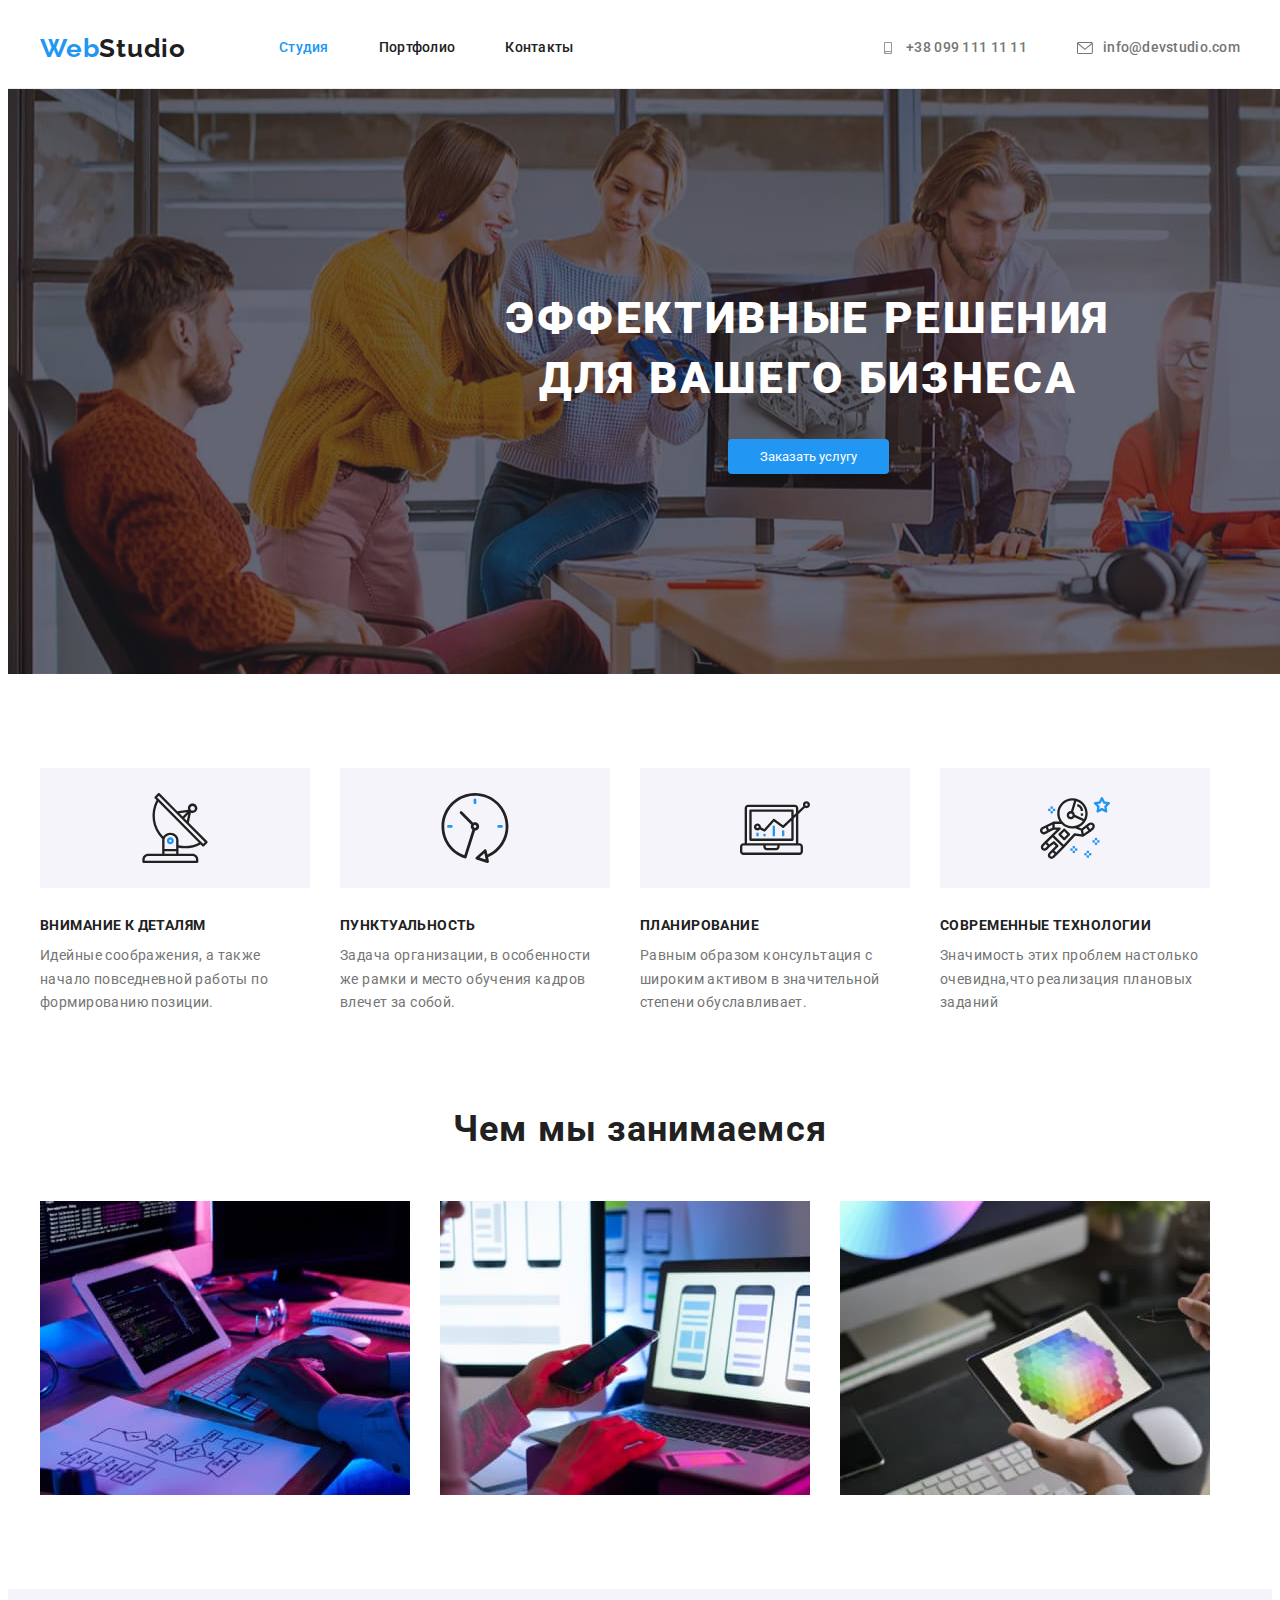
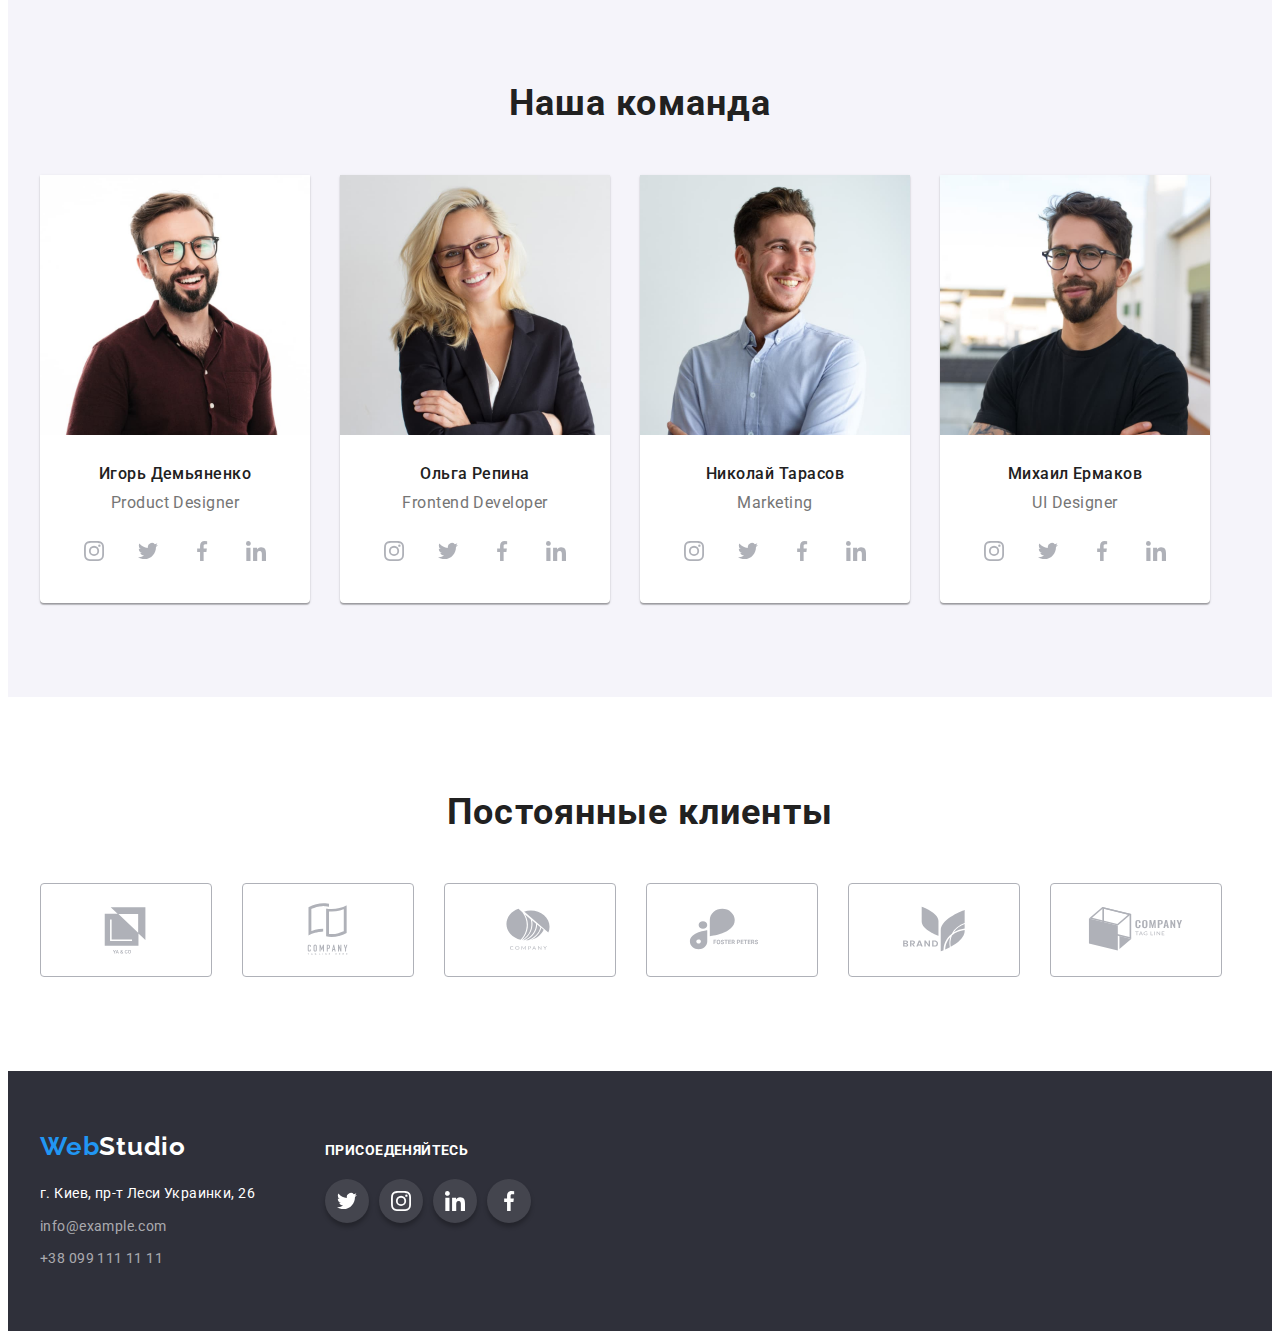
<file: index.html>
<!DOCTYPE html>
<html lang="ru">
<head>
    <meta charset="UTF-8">
    <meta http-equiv="X-UA-Compatible" content="IE=edge">
    <meta name="viewport" content="width=device-width, initial-scale=1.0">
    <title>Document</title>
    <link rel="preconnect" href="https://fonts.googleapis.com">
    <link rel="preconnect" href="https://fonts.gstatic.com" crossorigin>
    <link href="https://fonts.googleapis.com/css2?family=Raleway:wght@700&family=Roboto:wght@400;500;700;900&display=swap" rel="stylesheet">
    <link rel="stylesheet" href="https://cdnjs.cloudflare.com/ajax/libs/modern-normalize/1.1.0/modern-normalize.min.css"
        integrity="sha512-wpPYUAdjBVSE4KJnH1VR1HeZfpl1ub8YT/NKx4PuQ5NmX2tKuGu6U/JRp5y+Y8XG2tV+wKQpNHVUX03MfMFn9Q=="
        crossorigin="anonymous" referrerpolicy="no-referrer" />
    <link rel="stylesheet" href="css/style.css">
</head>
<body>
    <header>
        <div class="conteiner main-nav">
               <a class="logo" href="http://info@devstudio.com">Web<span class="part-dark">Studio</span></a>
            <nav class="site-nav">
                <ul class="list-nav">
                    <li class="item"><a class="nav-button current" href="">Студия</a></li>
                    <li class="item"><a class="nav-button" href="./portfolio.html">Портфолио</a></li>
                    <li class="item"><a class="nav-button" href="">Контакты</a></li>
                </ul>
            </nav>
            <ul class="auth-nav">
                <li class="item"><a class="header-link" href="tel:+380991111111"><svg class="icon-tell">
                    <use href="./images/symbol-defs.svg#smartphone"></use>
                </svg> +38 099 111 11 11</a>
            </li>
                <li class="item"><a class="header-link" href="mailto:http:/info@devstudio.com/"> 
                    <svg class="icon-mail"><use href="./images/symbol-defs.svg#envelope"></use></svg> info@devstudio.com</a>
                </li>   
            </div>
    </header>
     <!--Герой-->
     <main>
         <section class="section-hero">
             <div class="conteiner">
            <h1 class="hero-title">Эффективные решения для вашего бизнеса</h1>
                <button class="button" type="button">Заказать услугу</button>
                </section>
        </div>
    <!--особенности-->
        <section class="section features">
            <div class="conteiner">
            <ul class="feature-list">
                <li class="feature-item icon-antenna">
                    <h3 class="features-title">Внимание к деталям</h3>
                    <p>Идейные соображения, а также начало повседневной работы по формированию позиции.</p>
                </li>
                <li class="feature-item icon-clock">
                    <h3 class="features-title">Пунктуальность</h3>
                    <p>Задача организации, в особенности же рамки и место обучения кадров влечет за собой.</p>
                </li>
                <li class="feature-item icon-diagram"> 
                    <h3 class="features-title">Планирование</h3>
                    <p>Равным образом консультация с широким активом в значительной степени обуславливает.</p>
                </li>
                <li class="feature-item icon-astronaut">
                <h3 class="features-title">Современные технологии</h3>
                <P>Значимость этих проблем настолько очевидна,что реализация плановых заданий</P>
            </ul>
            </div>
        </section>
    <!--чем мы занимаемся-->
        <section class="section-work">
            <div class="conteiner">
            <h2 class="work-title">Чем мы занимаемся</h2>
                <ul class="work-list">
                   <li class="item"> <img src="./images/box1.jpg" width="370" alt="написание кода"></li>
                   <li class="item"> <img src="./images/box2.jpg" width="370" alt="разработка приложений"></li>
                   <li class="item"> <img src="./images/box3.jpg" width="370" alt="дизайн"></li>
                </ul>
                </div>
        </section>
    <!--наша команда-->
        <section class="section team">
            <div class="conteiner">
                <h2 class="team-title">Наша команда</h2>
                    <ul class="team-list">
                        <li class="item-photo">
                            <img class="team-photo" src="./images/игорь.jpg" width="270" alt="Игорь Демьяненко">
                            <div class="team-elements">
                                <h3 class="team-name">Игорь Демьяненко</h3>
                                    <p class="team-profession" lang="en">Product Designer</p>
                                    <div class="social">
                                        <ul class="list-social">
                                    <li class="element-social"><a class="link-icon" href=""><svg class="icon-instagram">
                                        <use href="./images/symbol-defs.svg#instagram"></use>
                                    </svg></a></li>
                                <li class="element-social"> <a class="link-icon" href=""><svg class="icon-twitter" width="20" height="20"><use href="./images/symbol-defs.svg#twitter"></use></svg></a></li>
                                <li class="element-social"><a class="link-icon" href=""><svg class="icon-facebook" width="20" height="20">
                                            <use href="./images/symbol-defs.svg#facebook"></use>
                                        </svg></a></li>
                                    <li class="element-social"><a class="link-icon" href=""><svg class="icon-linkedin" width="20" height="20">
                                                <use href="./images/symbol-defs.svg#linkedin"></use>
                                            </svg></a></li>
                                            </ul>
                                    </div>
                                    </div>
                        </li>
                        <li class="item-photo">
                            <img class="team-photo" src="./images/ольга.jpg" width="270" alt="Ольга Репина">
                            <div class="team-elements">
                                <h3 class="team-name">Ольга Репина</h3>
                                    <p class="team-profession" lang="en">Frontend Developer</p>
                                    <div class="social">
                                        <ul class="list-social">
                                        <li class="element-social"><a class="link-icon" href=""><svg class="icon-instagram">
                                                <use href="./images/symbol-defs.svg#instagram"></use>
                                            </svg></a></li>
                                    <li class="element-social"> <a class="link-icon" href=""><svg class="icon-twitter" width="20" height="20">
                                                <use href="./images/symbol-defs.svg#twitter"></use>
                                       </svg></a></li>
                                    <li class="element-social">  <a class="link-icon" href=""><svg class="icon-facebook" width="20" height="20">
                                                <use href="./images/symbol-defs.svg#facebook"></use>
                                         </svg></a></li>
                                    <li class="element-social"> <a class="link-icon" href=""><svg class="icon-linkedin" width="20" height="20">
                                                <use href="./images/symbol-defs.svg#linkedin"></use>
                                            </svg></a></li>
                                            </ul>
                                    </div>
                                    </div>
                        </li>
                        <li class="item-photo">
                            <img class="team-photo" src="./images/николай.jpg" width="270" alt="Николай Тарасов">
                            <div class="team-elements">
                                <h3 class="team-name">Николай Тарасов</h3>
                                    <p class="team-profession" lang="en">Marketing</p>
                                    <div class="social">
                                        <ul class="list-social">
                                       <li class="element-social"> <a class="link-icon" href=""><svg class="icon-instagram">
                                                <use href="./images/symbol-defs.svg#instagram"></use>
                                            </svg></a></li>
                                    <li class="element-social"> <a class="link-icon" href=""><svg class="icon-twitter" width="20" height="20">
                                                <use href="./images/symbol-defs.svg#twitter"></use>
                                            </svg></a></li>
                                    <li class="element-social"> <a class="link-icon" href=""><svg class="icon-facebook" width="20" height="20">
                                                <use href="./images/symbol-defs.svg#facebook"></use>
                                            </svg></a></li>
                                    <li class="element-social"> <a class="link-icon" href=""><svg class="icon-linkedin" width="20" height="20">
                                                <use href="./images/symbol-defs.svg#linkedin"></use>
                                            </svg></a></li>
                                            </ul>
                                    </div>
                                    </div>
                        </li>
                        <li class="item-photo">
                            <img class="team-photo" src="./images/михаил.jpg" width="270" alt="Михаил Ермаков">
                            <div class="team-elements">
                                <h3 class="team-name">Михаил Ермаков</h3>
                                    <p class="team-profession" lang="en">UI Designer</p>
                                    <div class="social">
                                        <ul class="list-social">
                                       <li class="element-social"> <a class="link-icon" href=""><svg class="icon-instagram" width="20" height="20">
                                                <use href="./images/symbol-defs.svg#instagram"></use>
                                            </svg></a></li>
                                        <li class="element-social"><a class="link-icon" href=""><svg class="icon-twitter" width="20" height="20">
                                                <use href="./images/symbol-defs.svg#twitter"></use>
                                            </svg></a></li>
                                        <li class="element-social"><a class="link-icon" href=""><svg class="icon-facebook" width="20" height="20">
                                                <use href="./images/symbol-defs.svg#facebook"></use>
                                            </svg></a></li>
                                    <li class="element-social"> <a class="link-icon" href=""><svg class="icon-linkedin" width="20" height="20">
                                                <use href="./images/symbol-defs.svg#linkedin"></use>
                                            </svg></a></li>
                                            </ul>
                                    </div>
                                    </div>
                        </li>
                    </ul>
            </div>
        </section>
        <section class="clients">
            <div class="conteiner">
                <h2 class="text-clients">Постоянные клиенты</h2>
                <ul class="clients-list">
                   <li class="element-client"><a class="link-clients" href=""><svg class="icon-yaco"><use href="./images/symbol-defs.svg#yaco"></use></svg></a></li>
                   <li class="element-client"><a class="link-clients" href=""><svg class="icon-union"><use href="./images/symbol-defs.svg#union"></use></svg></a></li>
                   <li class="element-client"><a class="link-clients" href=""><svg class="icon-company"><use href="./images/symbol-defs.svg#company"></use></svg></a></li>
                   <li class="element-client"><a class="link-clients" href=""><svg class="icon-foster-peters"><use href="./images/symbol-defs.svg#foster-peters"></use></svg></a></li>
                   <li class="element-client"><a class="link-clients" href=""><svg class="icon-brand"><use href="./images/symbol-defs.svg#brand"></use></svg></a></li>
                   <li class="element-client"><a class="link-clients" href=""><svg class="icon-tag-line"><use href="./images/symbol-defs.svg#company-tag-line"></use></svg></a></li>
                </ul>
            </div>
        </section>
    </main>
    <!--подвал-->
    <footer>
        <div class="conteiner box">
            <div>
                <a class="logo-footer" href="http://info@devstudio.com">Web<span class="part-ligt">Studio</span></a>
                <address>
                    <ul class="address-list">
                            <li> <a class="google-link" href="https://goo.gl/maps/UvARyyBgwk577qVF6" target="_blank" rel="noopener noreferre">г. Киев, пр-т Леси Украинки, 26</a></li>
                            <li> <a class="footer-link" href="mailto:info@example.com/">info@example.com</a></li>
                            <li> <a class="footer-link" href="tel:+380991111111">+38 099 111 11 11</a></li>
                    </ul>
                </address>
                </div>
                <div class="link-box">
                    <p class="footer-text">присоеденяйтесь</p>
                    <ul class="list-social">
                        <li class="element-social"> <a class="footer-social" href=""><svg class="icon-twitter" width="20" height="20"><use href="./images/symbol-defs.svg#twitter"></use></svg></a></li>
                        <li class="element-social"> <a class="footer-social" href=""><svg class="icon-instagram" width="20" height="20"><use href="./images/symbol-defs.svg#instagram"></use></svg></a></li>
                        <li class="element-social"> <a class="footer-social" href=""><svg class="icon-linkedin" width="20" height="20"><use href="./images/symbol-defs.svg#linkedin"></use></svg></a></li>
                        <li class="element-social"> <a class="footer-social" href=""><svg class="icon-facebook" width="20" height="20"><use href="./images/symbol-defs.svg#facebook"></use></svg></a></li>
                    </ul>
                </div>
        </div>
    </footer>
</body>
</html>
</file>
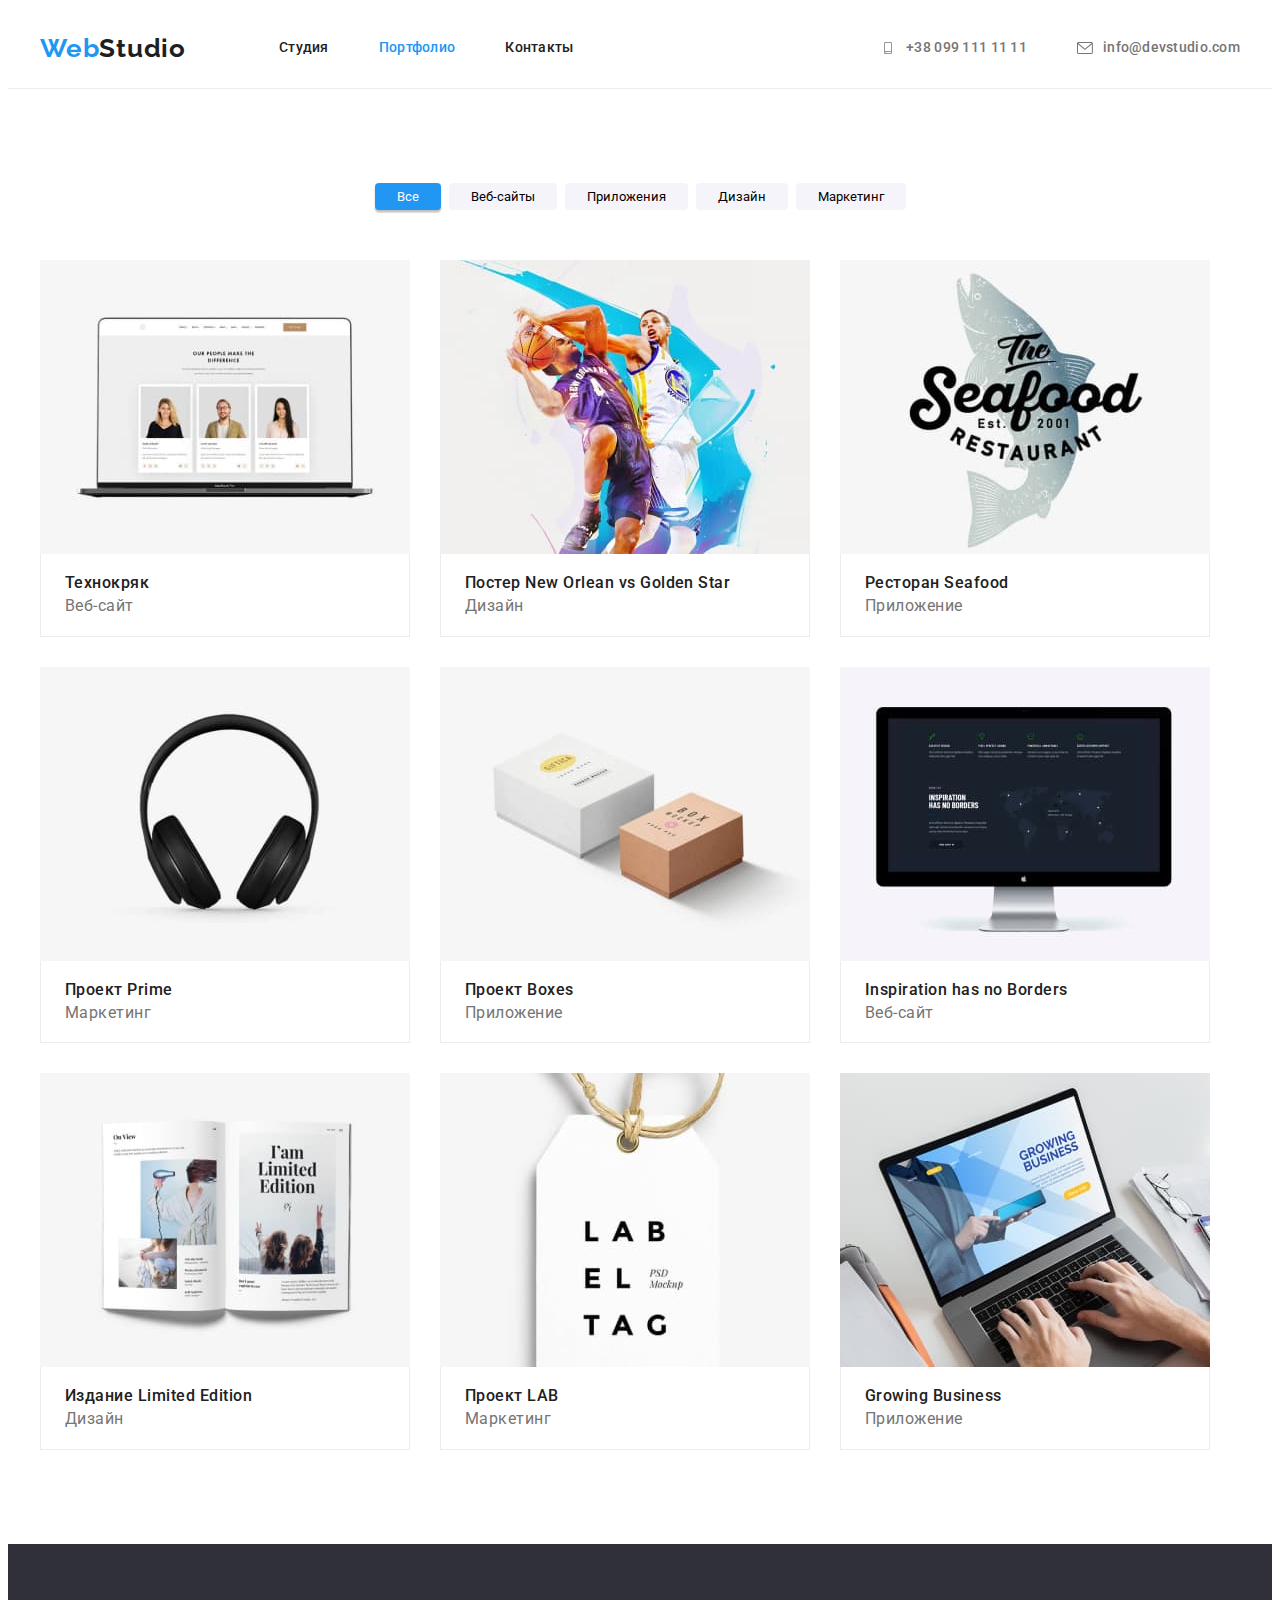
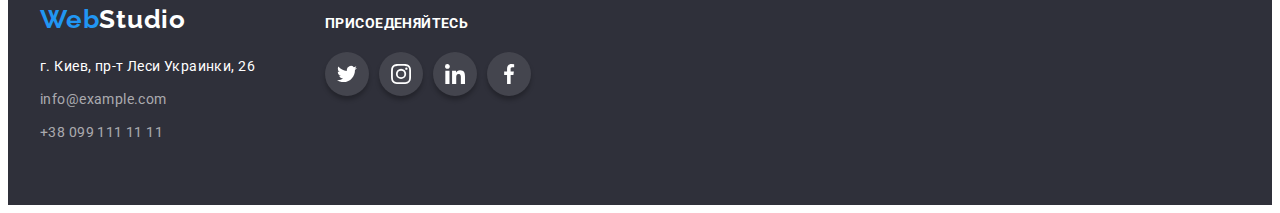
<file: portfolio.html>
<!DOCTYPE html>
<html lang="ru">
<head>
    <meta charset="UTF-8">
    <meta http-equiv="X-UA-Compatible" content="IE=edge">
    <meta name="viewport" content="width=device-width, initial-scale=1.0">
    <title>Document</title>
    <link rel="preconnect" href="https://fonts.googleapis.com">
    <link rel="preconnect" href="https://fonts.gstatic.com" crossorigin>
    <link href="https://fonts.googleapis.com/css2?family=Raleway:wght@700&family=Roboto:wght@400;500;700;900&display=swap" rel="stylesheet">
    <link rel="stylesheet" href="https://cdnjs.cloudflare.com/ajax/libs/modern-normalize/1.1.0/modern-normalize.min.css"
        integrity="sha512-wpPYUAdjBVSE4KJnH1VR1HeZfpl1ub8YT/NKx4PuQ5NmX2tKuGu6U/JRp5y+Y8XG2tV+wKQpNHVUX03MfMFn9Q=="
        crossorigin="anonymous" referrerpolicy="no-referrer" />
    <link rel="stylesheet" href="css/style.css">
</head>
<body>
    <header>
        <div class="conteiner main-nav">
            <a class="logo" href="http://info@devstudio.com">Web<span class="part-dark">Studio</span></a>
            <nav class="site-nav">
                <ul class="list-nav">
                    <li class="item"><a class="nav-button" href="./index.html">Студия</a></li>
                    <li class="item"><a class="nav-button current" href="">Портфолио</a></li>
                    <li class="item"><a class="nav-button" href="">Контакты</a></li>
                </ul>
            </nav>
            <ul class="auth-nav">
                <li class="item"><a class="header-link" href="tel:+380991111111"><svg class="icon-tell">
                            <use href="./images/symbol-defs.svg#smartphone"></use>
                        </svg> +38 099 111 11 11</a>
                </li>
                <li class="item"><a class="header-link" href="mailto:http:/info@devstudio.com/">
                        <svg class="icon-mail">
                            <use href="./images/symbol-defs.svg#envelope"></use>
                        </svg> info@devstudio.com</a>
                </li>
        </div>
    </header>
<main>
    <section class="section filtre">
        <div class="conteiner">
    <ul class="site-filtre">
        <li class="other"><button class="filtre-button pointer" type="button">Все</button></li>
        <li class="other"><button class="filtre-button" type="button">Веб-сайты</button></li>
        <li class="other"><button class="filtre-button" type="button">Приложения</button></li>
        <li class="other"><button class="filtre-button" type="button">Дизайн</button></li>
        <li class="other"><button class="filtre-button" type="button">Маркетинг</button></li>
    </ul>
    <ul class="previev">
        <li class="previev-element">
            <a class="filtre-link" href=""> 
                 <img src="./images/технокряк.jpg" width="370" alt="Технокряк">
                 <div class="filtre-element">
                    <h3 class="products">Технокряк</h3>
                        <p class="description">Веб-сайт</p>
                        </div>
                        </a>
        </li>
        <li class="previev-element">
            <a class="filtre-link" href="">
                <img src="./images/постеры.jpg" width="370" alt="Постер New Orlean vs Golden Star">
                <div class="filtre-element">
                    <h3 class="products">Постер New Orlean vs Golden Star</h3>
                        <p class="description">Дизайн</p>
                        </div>
                        </a>
        </li>
        <li class="previev-element">
            <a class="filtre-link" href="">
                <img src="./images/ресторан.jpg" width="370" alt="Ресторан Seafood">
                <div class="filtre-element">
                    <h3 class="products">Ресторан Seafood</h3>
                        <p class="description">Приложение</p>
                        </div>
                        </a>
        </li>
        <li class="previev-element">
            <a class="filtre-link" href="">
                <img src="./images/прайм.jpg" width="370" alt="Проект Prime">
                <div class="filtre-element">
                    <h3 class="products">Проект Prime</h3>
                        <p class="description">Маркетинг</p>
                        </div>
                        </a>
        </li>
        <li class="previev-element">
            <a class="filtre-link" href="">
                <img src="./images/боксы.jpg" width="370" alt="Проект Boxes">
                <div class="filtre-element">
                    <h3 class="products">Проект Boxes</h3>
                        <p class="description">Приложение</p>
                        </div>
                        </a>
        </li>
        <li class="previev-element">
            <a class="filtre-link" href="">
                <img src="./images/вдохновение.jpg" width="370" alt="Inspiration has no Borders">
                <div class="filtre-element">
                    <h3 class="products">Inspiration has no Borders</h3>
                        <p class="description">Веб-сайт</p>
                        </div>
                        </a>
        </li>
        <li class="previev-element">
            <a class="filtre-link" href="">
                <img src="./images/издание.jpg" width="370" alt="Издание Limited Edition">
                <div class="filtre-element">
                    <h3 class="products">Издание Limited Edition</h3>
                        <p class="description">Дизайн</p>
                        </div>
                        </a>
        </li>
        <li class="previev-element">
            <a class="filtre-link" href="">
                <img src="./images/проэет-лаб.jpg" width="370" alt="Проект LAB">
                <div class="filtre-element">
                    <h3 class="products">Проект LAB</h3>
                        <p class="description">Маркетинг</p>
                        </div>
                        </a>
        </li>       
        <li class="previev-element">
            <a class="filtre-link" href="">
            <img src="./images/бизнес.jpg" width="370" alt="Growing Business">
            <div class="filtre-element">
            <h3 class="products">Growing Business</h3>
                <p class="description">Приложение</p>
            </div>
                </a>
        </li>
    </ul>
    </div>
</section>
</main>
    <footer>
        <div class="conteiner box">
                <div>
                    <a class="logo-footer" href="http://info@devstudio.com">Web<span class="part-ligt">Studio</span></a>
                    <address>
                        <ul class="address-list">
                            <li> <a class="google-link" href="https://goo.gl/maps/UvARyyBgwk577qVF6" target="_blank"
                                    rel="noopener noreferre">г. Киев, пр-т Леси Украинки, 26</a></li>
                            <li> <a class="footer-link" href="mailto:info@example.com/">info@example.com</a></li>
                            <li> <a class="footer-link" href="tel:+380991111111">+38 099 111 11 11</a></li>
                        </ul>
                    </address>
                </div>
                <div class="link-box">
                    <p class="footer-text">присоеденяйтесь</p>
                    <ul class="list-social">
                        <li class="element-social"> <a class="footer-social" href=""><svg class="icon-twitter" width="20"
                                    height="20">
                                    <use href="./images/symbol-defs.svg#twitter"></use>
                                </svg></a></li>
                        <li class="element-social"> <a class="footer-social" href=""><svg class="icon-instagram" width="20"
                                    height="20">
                                    <use href="./images/symbol-defs.svg#instagram"></use>
                                </svg></a></li>
                        <li class="element-social"> <a class="footer-social" href=""><svg class="icon-linkedin" width="20"
                                    height="20">
                                    <use href="./images/symbol-defs.svg#linkedin"></use>
                                </svg></a></li>
                        <li class="element-social"> <a class="footer-social" href=""><svg class="icon-facebook" width="20"
                                    height="20">
                                    <use href="./images/symbol-defs.svg#facebook"></use>
                                </svg></a></li>
                    </ul>
                </div>
        </div>
    </footer>
    
</body>
</html>
</file>
<file: css/style.css>
/*белый #ffffff; */
/*цвет фона #2F303A; */
/*акцент #2196F3; */
/* прозрачный color: rgba(255, 255, 255, 0.6);*/

:root {
  --title-text-color: #212121;
  --primary-text-color: #757575;
  --acent-color: #2196f3;
  --basic-white-color: #ffffff;
  --primary-background-color: #2f303a;
  --batton-background-color: #f5f4fa;
  --border-color: #ececec;
  --icon-color: #afb1b8;
}

body {
  font-family: Roboto, sans-serif;
  background-color: var(--basic-white-color);
}

img {
  display: block;
}

ul,
p,
h3 {
  list-style: none;
  padding: 0;
  margin: 0;
}

.section {
  padding-top: 94px;
  padding-bottom: 94px;
}

.conteiner {
  width: 1200px;
  padding-left: 15px;
  padding-right: 15px;
  margin-left: auto;
  margin-right: auto;
}

.main-nav {
  display: flex;
  align-items: center;
}

header {
  border-bottom-style: solid;
  border-bottom-color: var(--border-color);
  border-bottom-width: 1px;
}

/*--------Шапка--------*/

.site-nav {
  margin-left: 93px;
}

.list-nav {
  display: flex;
}

.icon-tell {
  width: 16px;
  height: 12px;
  fill: var(--primary-text-color);
  margin-right: 10px;
}

.icon-mail {
  width: 16px;
  height: 12px;
  fill: var(--primary-text-color);
  margin-right: 10px;
}

.list-nav .item + .item {
  margin-left: 50px;
}

.auth-nav .nav-item + .nav-item {
  margin-left: 50px;
}

.nav-item {
  display: inline-block;
  width: 16px;
  height: 12px;
  margin-right: 10px;
}
.auth-nav {
  display: flex;
  margin-left: auto;
}

.auth-nav .item + .item {
  margin-left: 50px;
}

.logo {
  font-family: Raleway, sans-serif;
  font-weight: 700;
  font-size: 26px;
  line-height: 1.19;
  letter-spacing: 0.03em;
  text-decoration: none;
  color: var(--acent-color);
}

.logo:focus {
  background-color: var(--basic-white-color);
  color: var(--acent-color);
}

.part-dark {
  color: #1f1f1f;
}
.part-ligt {
  color: var(--basic-white-color);
}
.nav-button {
  font-weight: 500;
  font-size: 14px;
  line-height: 1.14;
  letter-spacing: 0.02em;
  text-decoration: none;
  color: var(--title-text-color);
  padding-top: 32px;
  padding-bottom: 32px;
  display: block;
}
.nav-button:hover {
  color: var(--acent-color);
  background-color: var(--basic-white-color);
}

.nav-button:focus {
  color: var(--acent-color);
  background-color: var(--basic-white-color);
}
.nav-button.current {
  font-weight: 500;
  font-size: 14px;
  line-height: 1.14;
  letter-spacing: 0.02em;
  text-decoration: none;
  color: var(--acent-color);
  padding-top: 32px;
  padding-bottom: 32px;
  display: block;
}

.header-link {
  display: flex;
  align-items: center;
  font-weight: 500;
  font-size: 14px;
  line-height: 1.14;
  letter-spacing: 0.02em;
  text-decoration: none;
  color: var(--primary-text-color);
}

.header-link:hover {
  color: var(--acent-color);
}

.header-link:focus {
  color: var(--acent-color);
  background-color: var(--basic-white-color);
}

.header-link:hover > .icon-tell {
  fill: var(--acent-color);
}

.header-link:hover > .icon-mail {
  fill: var(--acent-color);
}

.header-link:focus > .icon-tell {
  fill: var(--acent-color);
}

.header-link:focus > .icon-mail {
  fill: var(--acent-color);
}

/*--------Герой--------*/

.section-hero {
  width: 1600px;
  background-color: var(--primary-background-color);
  background-image: linear-gradient(
      rgba(47, 48, 58, 0.4),
      rgba(47, 48, 58, 0.4)
    ),
    url(../images/background-image.jpg);

  background-repeat: no-repeat;
  background-position: center;
  background-size: cover;
  margin: auto;
  margin-top: 0;
  margin-bottom: 0;
  padding-top: 200px;
  padding-bottom: 200px;
  text-align: center;
}

.hero-title {
  font-weight: 900;
  font-size: 44px;
  line-height: 1.36;
  letter-spacing: 0.06em;
  text-transform: uppercase;
  color: var(--basic-white-color);
  padding: 0;
  margin: auto;
  margin-bottom: 30px;
  width: 696px;
}

.button {
  display: inline-block;
  font-family: inherit;
  background-color: var(--acent-color);
  color: var(--basic-white-color);
  cursor: pointer;
  padding: 10px 32px;
  box-shadow: 0px 4px 4px rgba(0, 0, 0, 0.15);
  border-radius: 4px;
  border: 0;
}
button:hover,
:focus {
  background-color: #188ce8;
}

/* кнопки портфолио */

.filtre-button {
  font-family: inherit;
  background-color: var(--batton-background-color);
  cursor: pointer;
  background: #f5f4fa;
  padding: 6px 22px;
  border: none;
  border-radius: 4px;
}
.filtre-button:hover,
.filtre-button :focus {
  color: var(--basic-white-color);
  background-color: var(--acent-color);
  box-shadow: 0px 3px 1px rgba(0, 0, 0, 0.1), 0px 1px 2px rgba(0, 0, 0, 0.08),
    0px 2px 2px rgba(0, 0, 0, 0.12);
}
.pointer {
  color: var(--basic-white-color);
  background-color: var(--acent-color);
  box-shadow: 0px 3px 1px rgba(0, 0, 0, 0.1), 0px 1px 2px rgba(0, 0, 0, 0.08),
    0px 2px 2px rgba(0, 0, 0, 0.12);
}

/*карточки портфолио */

.site-filtre {
  display: flex;
  justify-content: center;
  margin-bottom: 50px;
}

.site-filtre .other + .other {
  margin-left: 8px;
}

.previev {
  display: flex;
  flex-wrap: wrap;
}
.previev-element {
  width: 370px;
  margin-right: 30px;
  margin-bottom: 30px;
}

.previev-element:nth-child(3n) {
  margin-right: 0;
}

.previev-element:nth-child(n + 7) {
  margin-bottom: 0;
}

.filtre-element {
  padding: 20px 24px;
  border-bottom-style: solid;
  border-bottom-color: var(--border-color);
  border-bottom-width: 1px;
  border-right-style: solid;
  border-right-color: var(--border-color);
  border-right-width: 1px;
  border-left-style: solid;
  border-left-color: var(--border-color);
  border-left-width: 1px;
}

/*box-shadow: 0px 1px 1px rgba(0, 0, 0, 0.12), 0px 4px 4px rgba(0, 0, 0, 0.06),
    1px 4px 6px rgba(0, 0, 0, 0.16);*/

.filtre-link {
  display: block;
}

.filtre-link:hover {
  box-shadow: 0px 1px 1px rgba(0, 0, 0, 0.12), 0px 4px 4px rgba(0, 0, 0, 0.06),
    1px 4px 6px rgba(0, 0, 0, 0.16);
}

.filtre-link:focus {
  background-color: var(--basic-white-color);
  box-shadow: 0px 1px 1px rgba(0, 0, 0, 0.12), 0px 4px 4px rgba(0, 0, 0, 0.06),
    1px 4px 6px rgba(0, 0, 0, 0.16);
}

.products {
  font-weight: 500;
  font-size: 16px;
  line-height: 1.18;
  letter-spacing: 0.03em;
  color: var(--title-text-color);
  margin-bottom: 4px;
}
.description {
  font-size: 16px;
  line-height: 1.18;
  letter-spacing: 0.03em;
  color: var(--primary-text-color);
}

/*--------Особенности--------*/

.features-title {
  font-weight: 700;
  font-size: 14px;
  line-height: 1.14;
  letter-spacing: 0.03em;
  text-transform: uppercase;
  color: var(--title-text-color);
  margin-bottom: 10px;
  padding: 0;
}

.feature-item::before {
  display: block;
  content: "";
  height: 120px;
  margin-bottom: 30px;
  background-repeat: no-repeat;
  background-position: center;
  background-size: contain;
  background-color: #f5f4fa;
}

.icon-antenna:before {
  background-image: url(../images/antenna\ 1.svg);
  background-size: 70px;
}

.icon-clock::before {
  background-image: url(../images/clock\ 1.svg);
  background-size: 70px;
}

.icon-diagram::before {
  background-image: url(../images/diagram\ 1.svg);
  background-size: 70px;
}

.icon-astronaut::before {
  background-image: url(../images/astronaut\ 1.svg);
  background-size: 70px;
}

.feature-list {
  display: flex;
}

.feature-list .feature-item {
  width: 270px;
}

.feature-list .feature-item + .feature-item {
  margin-left: 30px;
}

.features,
.p {
  font-size: 14px;
  line-height: 1.71;
  letter-spacing: 0.03em;
  color: var(--primary-text-color);
}

/*--------Чем мы занимаемся--------*/

.section-work {
  padding-bottom: 94px;
}

.work-title {
  font-weight: 700;
  font-size: 36px;
  line-height: 1.16;
  text-align: center;
  letter-spacing: 0.03em;
  color: var(--title-text-color);
  margin-top: 0;
  margin-bottom: 50px;
  padding: 0;
}

.filtre-link {
  text-decoration: none;
}

.work-list {
  display: flex;
}
.work-list .item + .item {
  margin-left: 30px;
}

/*--------Наша команда--------*/

.team {
  background-color: var(--batton-background-color);
}

.team-photo {
  margin-top: 0;
}
.team-title {
  font-weight: 700;
  font-size: 36px;
  line-height: 1.16;
  text-align: center;
  letter-spacing: 0.03em;
  color: var(--title-text-color);
  margin-top: 0;
  margin-bottom: 50px;
}
.team-name {
  font-weight: 500;
  font-size: 16px;
  line-height: 1.18;
  text-align: center;
  letter-spacing: 0.03em;
  color: var(--title-text-color);
  margin-top: 0;
  margin-bottom: 10px;
}
.team-profession {
  font-size: 16px;
  line-height: 1.18;
  text-align: center;
  letter-spacing: 0.03em;
  color: var(--primary-text-color);
}

.team-list {
  display: flex;
}

.team-list .item-photo + .item-photo {
  margin-left: 30px;
}
.team-elements {
  padding-top: 30px;
  padding-bottom: 30px;
}

.item-photo {
  background-color: var(--basic-white-color);
  box-shadow: 0px 1px 3px rgba(0, 0, 0, 0.12), 0px 1px 1px rgba(0, 0, 0, 0.14),
    0px 2px 1px rgba(0, 0, 0, 0.2);
  border-radius: 0px 0px 4px 4px;
}

.link-icon {
  display: flex;
  width: 44px;
  height: 44px;
  padding: 0;
  border: none;
  border-radius: 50%;
  justify-content: center;
  align-items: center;
}

.link-icon:hover {
  background-color: #2196f3;
}

.icon-instagram {
  fill: var(--icon-color);
  width: 20px;
  height: 20px;
}

.link-icon:hover > .icon-instagram {
  fill: var(--basic-white-color);
}

.link-icon:focus > .icon-instagram {
  fill: var(--basic-white-color);
}

.icon-twitter {
  fill: var(--icon-color);
}

.link-icon:hover > .icon-twitter {
  fill: var(--basic-white-color);
}

.link-icon:focus > .icon-twitter {
  fill: var(--basic-white-color);
}

.icon-facebook {
  fill: var(--icon-color);
}

.link-icon:hover > .icon-facebook {
  fill: var(--basic-white-color);
}

.link-icon:focus > .icon-facebook {
  fill: var(--basic-white-color);
}

.icon-linkedin {
  fill: var(--icon-color);
}

.link-icon:hover > .icon-linkedin {
  fill: var(--basic-white-color);
}

.link-icon:focus > .icon-linkedin {
  fill: var(--basic-white-color);
}

.list-social {
  display: flex;
  justify-content: center;
  margin-top: 16px;
}

.list-social .element-social + .element-social {
  margin-left: 10px;
}

.social .link-icon + .link-icon {
  margin-left: 10px;
}

/*Постоянне клиенты*/

.clients {
  padding-top: 94px;
  padding-bottom: 94px;
}

.link-clients {
  display: flex;
  width: 170px;
  height: 92px;
  justify-content: center;
  align-items: center;
  border: 1px solid var(--icon-color);
  border-radius: 4px;
}

.link-clients + .link-clients {
  margin-left: 30px;
}

.clients-list {
  display: flex;
  margin-top: 50px;
}

.clients-list .element-client + .element-client {
  margin-left: 30px;
}

.text-clients {
  font-weight: 700;
  font-size: 36px;
  letter-spacing: 0.03em;
  text-align: center;
  padding: 0;
  margin: 0;
  color: var(--title-text-color);
}
.link-clients:hover {
  border: 1px solid var(--acent-color);
}

.link-clients:focus {
  background-color: var(--basic-white-color);
}

.icon-yaco {
  width: 106px;
  height: 60px;
  fill: var(--icon-color);
}

.link-clients:hover > .icon-yaco {
  fill: var(--acent-color);
}

.link-clients:focus > .icon-yaco {
  background-color: var(--basic-white-color);
  fill: var(--acent-color);
}

.icon-union {
  width: 106px;
  height: 60px;
  fill: var(--icon-color);
}

.link-clients:hover > .icon-union {
  fill: var(--acent-color);
}

.link-clients:focus > .icon-union {
  background-color: var(--basic-white-color);
  fill: var(--acent-color);
}

.icon-company {
  width: 106px;
  height: 60px;
  fill: var(--icon-color);
}

.link-clients:hover > .icon-company {
  fill: var(--acent-color);
}

.link-clients:focus > .icon-company {
  background-color: var(--basic-white-color);
  fill: var(--acent-color);
}

.icon-foster-peters {
  width: 106px;
  height: 60px;
  fill: var(--icon-color);
}

.link-clients:hover > .icon-foster-peters {
  fill: var(--acent-color);
}

.link-clients:focus > .icon-foster-peters {
  background-color: var(--basic-white-color);
  fill: var(--acent-color);
}

.icon-brand {
  width: 106px;
  height: 60px;
  fill: var(--icon-color);
}

.link-clients:hover > .icon-brand {
  fill: var(--acent-color);
}

.link-clients:focus > .icon-brand {
  background-color: var(--basic-white-color);
  fill: var(--acent-color);
}

.icon-tag-line {
  width: 106px;
  height: 60px;
  fill: var(--icon-color);
}

.link-clients:hover > .icon-tag-line {
  fill: var(--acent-color);
}

.link-clients:focus > .icon-tag-line {
  background-color: var(--basic-white-color);
  fill: var(--acent-color);
}

/*--------Подвал--------*/

footer {
  background-color: var(--primary-background-color);
  padding-top: 60px;
  padding-bottom: 60px;
}

.logo-footer {
  font-family: Raleway, sans-serif;
  font-weight: 700;
  font-size: 26px;
  line-height: 1.19;
  letter-spacing: 0.03em;
  text-decoration: none;
  color: var(--acent-color);
}

.logo-footer:focus {
  background-color: var(--primary-background-color);
  color: var(--acent-color);
}

.google-link {
  font-style: normal;
  font-size: 14px;
  line-height: 1.71;
  letter-spacing: 0.03em;
  color: var(--basic-white-color);
  text-decoration: none;
}

.google-link:focus {
  background-color: var(--primary-background-color);
}

.footer-link {
  font-style: normal;
  font-size: 14px;
  line-height: 1.71;
  letter-spacing: 0.03em;
  color: rgba(255, 255, 255, 0.6);
  text-decoration: none;
}

.footer-link:focus {
  background-color: var(--primary-background-color);
}

.address-list li {
  display: block;
  margin-bottom: 9px;
}

.address-list :last-child {
  margin-bottom: 0;
}
address {
  margin-top: 20px;
}

.box {
  display: flex;
  padding: 0;

  align-items: baseline;
}

.link-box {
  margin-left: 70px;
}
.footer-text {
  font-weight: 700;
  font-size: 14px;
  line-height: 1.14;
  letter-spacing: 0.03em;
  text-transform: uppercase;
  color: var(--basic-white-color);
  margin: 0;
  padding: 0;
  margin-bottom: 20px;
}

.footer-social {
  display: flex;
  content: "";
  width: 44px;
  height: 44px;
  border: none;
  border-radius: 50%;
  justify-content: center;
  align-items: center;
  background-color: rgba(255, 255, 255, 0.1);
  box-shadow: 0px 4px 4px rgba(0, 0, 0, 0.25);
}

.footer-social + .footer-social {
  margin-left: 10px;
}

.footer-social:hover {
  background-color: var(--acent-color);
}

.footer-social > .icon-instagram {
  fill: var(--basic-white-color);
}

.footer-social:hover > .icon-instagram {
  fill: var(--basic-white-color);
}

.footer-social > .icon-twitter {
  fill: var(--basic-white-color);
}

.footer-social:hover > .icon-twitter {
  fill: var(--basic-white-color);
}

.footer-social > .icon-facebook {
  fill: var(--basic-white-color);
}

.footer-social:hover > .icon-facebook {
  fill: var(--basic-white-color);
}

.footer-social > .icon-linkedin {
  fill: var(--basic-white-color);
}

.footer-social:hover > .icon-linkedin {
  fill: var(--basic-white-color);
}

.footer-social:focus {
  background-color: var(--acent-color);
}

.footer-social:focus > .icon-instagram {
  fill: var(--basic-white-color);
}

.footer-social:focus > .icon-twitter {
  fill: var(--basic-white-color);
}

.footer-social:focus > .icon-facebook {
  fill: var(--basic-white-color);
}

.footer-social:focus > .icon-linkedin {
  fill: var(--basic-white-color);
}

.list-social {
  display: flex;
}

.footer-link + .footer-link {
  margin-left: 10px;
}

/*background: rgba(255, 255, 255, 0.1);
box-shadow: 0px 4px 4px rgba(0, 0, 0, 0.25);*/
</file>
